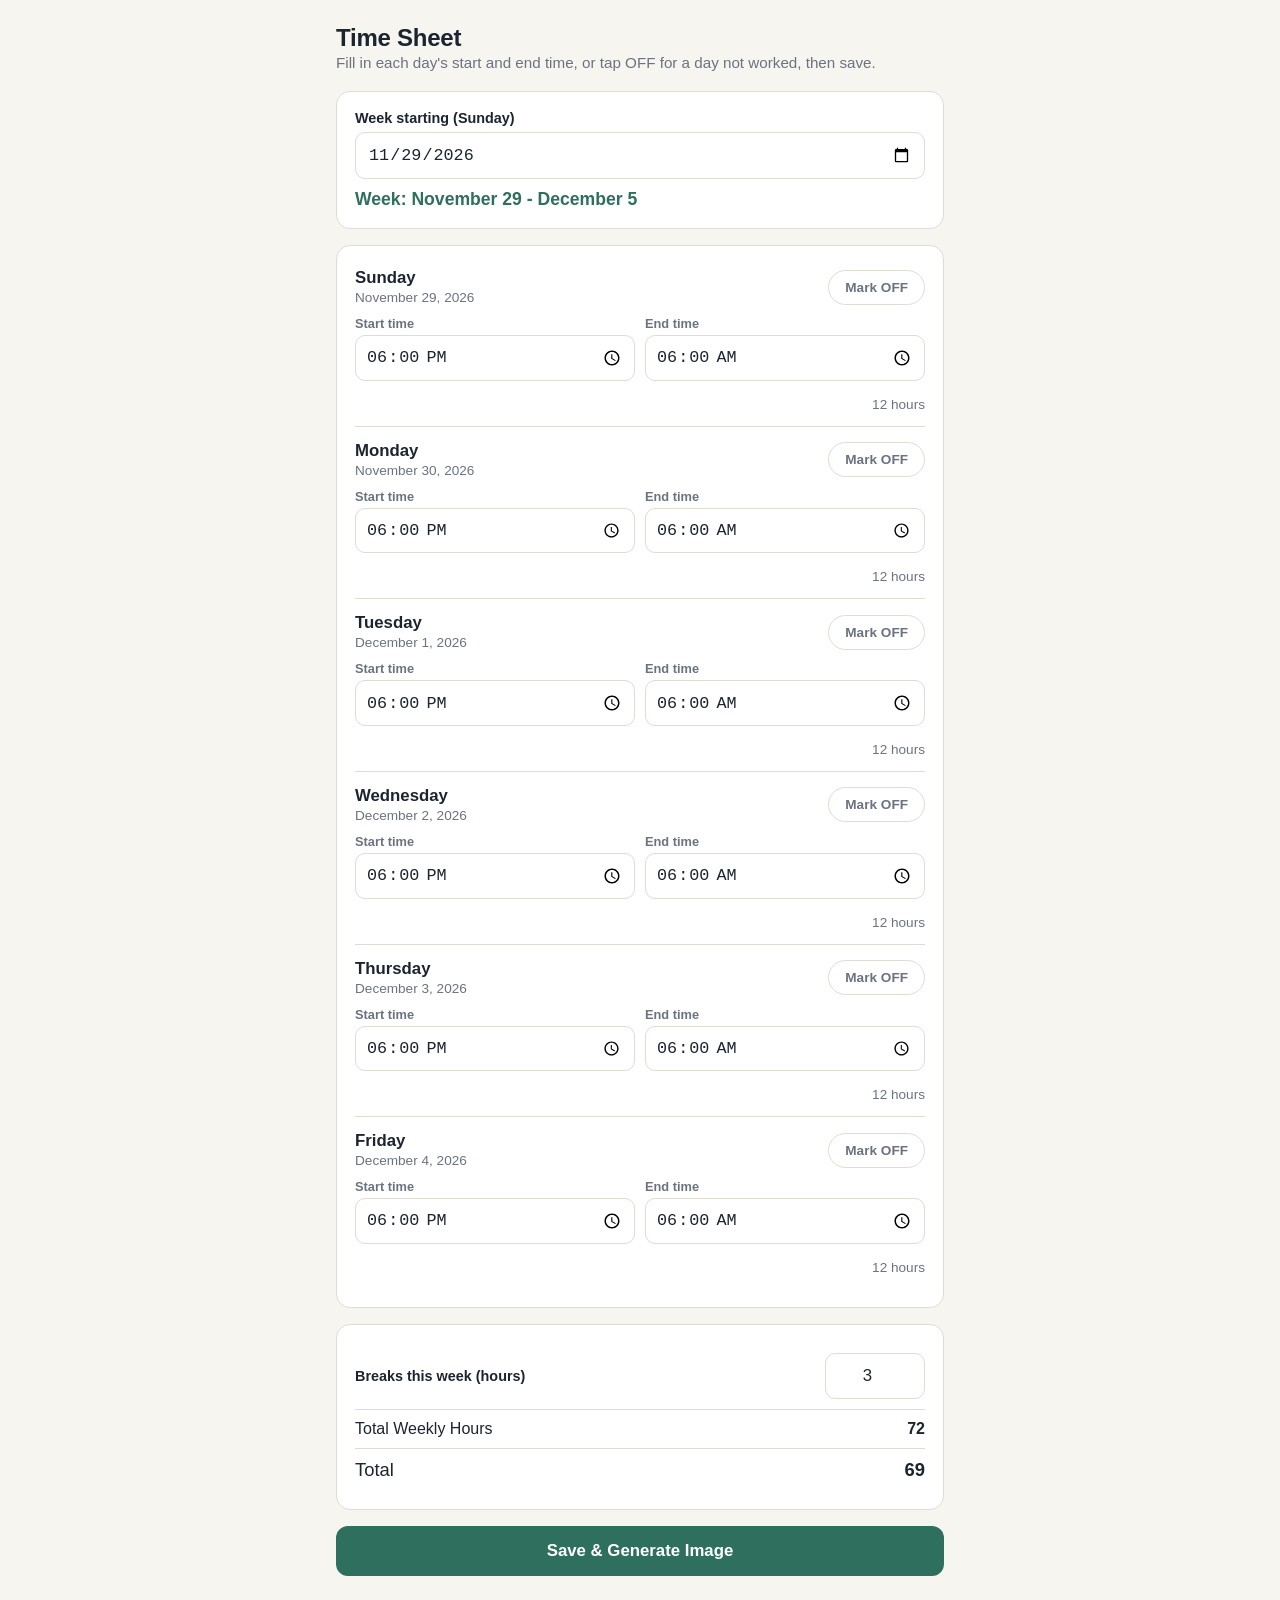
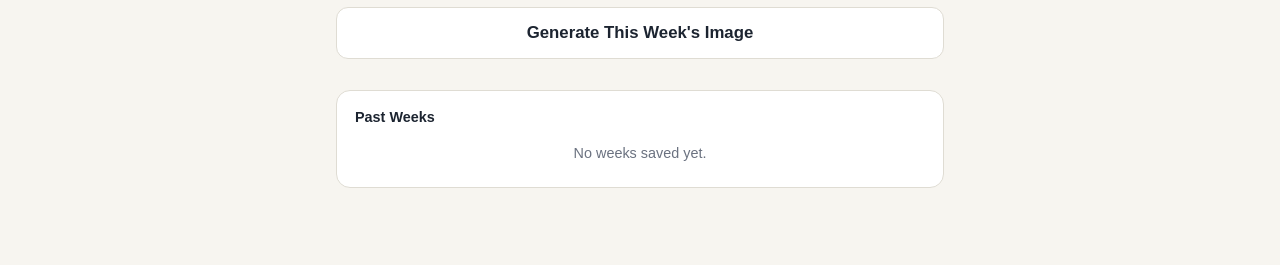
<file: shashi-timesheet/index.html>
<!DOCTYPE html>
<html lang="en">
<head>
<meta charset="UTF-8">
<meta name="viewport" content="width=device-width, initial-scale=1, viewport-fit=cover">
<title>Time Sheet</title>
<style>
  :root{
    --ink:#1c2430;
    --paper:#f7f5f0;
    --card:#ffffff;
    --line:#dfdcd3;
    --accent:#2f6f5e;
    --accent-ink:#ffffff;
    --muted:#6b7280;
    --danger:#b5432c;
    --off-bg:#f3e4df;
    --off-ink:#8a3b26;
    --radius:14px;
  }
  *{box-sizing:border-box;}
  html,body{margin:0;padding:0;}
  body{
    background:var(--paper);
    color:var(--ink);
    font-family:-apple-system,BlinkMacSystemFont,"Segoe UI",Roboto,sans-serif;
    padding:20px 16px 60px;
    max-width:640px;
    margin:0 auto;
    -webkit-tap-highlight-color:transparent;
  }
  h1{
    font-size:1.5rem;
    margin:4px 0 2px;
    letter-spacing:-0.01em;
  }
  .sub{
    color:var(--muted);
    font-size:0.95rem;
    margin:0 0 20px;
  }
  .card{
    background:var(--card);
    border:1px solid var(--line);
    border-radius:var(--radius);
    padding:18px;
    margin-bottom:16px;
  }
  label{
    display:block;
    font-weight:600;
    font-size:0.9rem;
    margin-bottom:6px;
  }
  input[type="date"], input[type="number"]{
    width:100%;
    font-size:1.05rem;
    padding:12px;
    border:1px solid var(--line);
    border-radius:10px;
    background:#fff;
    color:var(--ink);
  }
  .week-label{
    font-size:1.1rem;
    font-weight:700;
    margin-top:10px;
    color:var(--accent);
  }
  .day-row{
    border-top:1px solid var(--line);
    padding:14px 0;
  }
  .day-row:first-child{border-top:none;padding-top:4px;}
  .day-top{
    display:flex;
    align-items:center;
    justify-content:space-between;
    margin-bottom:10px;
    gap:10px;
  }
  .day-name{
    font-weight:700;
    font-size:1.05rem;
  }
  .day-date{
    color:var(--muted);
    font-size:0.85rem;
    font-weight:400;
  }
  .off-btn{
    width:auto;
    flex-shrink:0;
    font-family:inherit;
    font-weight:700;
    font-size:0.85rem;
    padding:9px 16px;
    border-radius:999px;
    border:1.5px solid var(--line);
    background:#fff;
    color:var(--muted);
    cursor:pointer;
    -webkit-appearance:none;
  }
  .off-btn.is-off{
    background:var(--off-bg);
    border-color:var(--off-ink);
    color:var(--off-ink);
  }
  .times{
    display:grid;
    grid-template-columns:1fr 1fr;
    gap:10px;
  }
  .times.off .time-field{display:none;}
  .off-label{
    display:none;
    grid-column:1 / -1;
    padding:10px 0 2px;
    color:var(--off-ink);
    font-weight:700;
    font-size:1rem;
  }
  .times.off .off-label{display:block;}
  .times label{font-size:0.8rem;color:var(--muted);margin-bottom:4px;}
  input[type="time"]{
    width:100%;
    font-size:1.05rem;
    padding:10px;
    border:1px solid var(--line);
    border-radius:10px;
    background:#fff;
    color:var(--ink);
  }
  .hours-line{
    grid-column:1 / -1;
    text-align:right;
    font-size:0.85rem;
    color:var(--muted);
    margin-top:6px;
  }
  .totals{
    display:flex;
    justify-content:space-between;
    padding:10px 0;
    border-top:1px solid var(--line);
  }
  .totals:first-of-type{border-top:none;}
  .totals .val{font-weight:700;}
  .totals.grand{font-size:1.15rem;}
  .breaks-row{
    display:flex;
    align-items:center;
    justify-content:space-between;
    gap:12px;
    padding:10px 0;
  }
  .breaks-row input{width:100px;text-align:center;}
  button{
    font-family:inherit;
    font-size:1.05rem;
    font-weight:700;
    padding:15px;
    width:100%;
    border:none;
    border-radius:12px;
    cursor:pointer;
    -webkit-appearance:none;
  }
  .btn-primary{
    background:var(--accent);
    color:var(--accent-ink);
    margin-bottom:10px;
  }
  .btn-secondary{
    background:#fff;
    color:var(--ink);
    border:1px solid var(--line);
    margin-bottom:10px;
  }
  .status{
    text-align:center;
    font-size:0.9rem;
    min-height:1.2em;
    margin-top:4px;
  }
  .status.ok{color:var(--accent);}
  .status.err{color:var(--danger);}
  .past-week{
    display:flex;
    justify-content:space-between;
    align-items:center;
    padding:12px 0;
    border-top:1px solid var(--line);
    cursor:pointer;
  }
  .past-week:first-child{border-top:none;}
  .past-week span.arrow{color:var(--muted);}
  .empty{
    color:var(--muted);
    font-size:0.9rem;
    text-align:center;
    padding:8px 0;
  }
  #tableCanvas{
    width:100%;
    border:1px solid var(--line);
    border-radius:10px;
    margin-top:12px;
    display:none;
  }
  .hint{
    font-size:0.8rem;
    color:var(--muted);
    text-align:center;
    margin-top:8px;
  }
  @media (max-width:360px){
    .times{grid-template-columns:1fr;}
    .time-field,input[type="time"]{min-width:0;}
  }
</style>
</head>
<body>

  <h1>Time Sheet</h1>
  <p class="sub">Fill in each day's start and end time, or tap OFF for a day not worked, then save.</p>

  <div class="card">
    <label for="weekStart">Week starting (Sunday)</label>
    <input type="date" id="weekStart">
    <div class="week-label" id="weekLabel"></div>
  </div>

  <div class="card" id="daysCard"></div>

  <div class="card">
    <div class="breaks-row">
      <label style="margin:0;">Breaks this week (hours)</label>
      <input type="number" id="breaks" min="0" step="0.5" value="3">
    </div>
    <div class="totals">
      <span>Total Weekly Hours</span>
      <span class="val" id="totalWeekly">0</span>
    </div>
    <div class="totals grand">
      <span>Total</span>
      <span class="val" id="totalFinal">0</span>
    </div>
  </div>

  <button class="btn-primary" id="saveBtn">Save &amp; Generate Image</button>
  <div class="status" id="status"></div>

  <button class="btn-secondary" id="imageBtn">Generate This Week's Image</button>
  <canvas id="tableCanvas" width="1200" height="600" style="display:none;"></canvas>
  <img id="tableImage" alt="Weekly time sheet table" style="width:100%;border:1px solid var(--line);border-radius:10px;margin-top:12px;display:none;">
  <button class="btn-secondary" id="copyImageBtn" style="display:none;margin-top:10px;">Copy Image</button>
  <div class="status" id="copyStatus"></div>
  <p class="hint" id="imageHint" style="display:none;">Tap "Copy Image" to copy it, or press and hold the image above and choose "Copy" or "Save to Photos".</p>

  <div class="card">
    <label style="margin-bottom:12px;">Past Weeks</label>
    <div id="pastWeeks"><div class="empty">Loading…</div></div>
  </div>

<script>
/* ======================================================
   1. PASTE YOUR GOOGLE APPS SCRIPT WEB APP URL HERE
   (see Code.gs setup instructions — it ends in /exec)
   ====================================================== */
const API_URL = "https://script.google.com/macros/s/AKfycbwmmcoKV0CfwhYz2y7FHf9vXLT3rksX6EoK5VQLQIEyNSDjCXF3-0RmLQHfYz47u-FjpA/exec";

const DAYS = ['Sunday','Monday','Tuesday','Wednesday','Thursday','Friday'];
const MONTHS = ['January','February','March','April','May','June','July','August','September','October','November','December'];

const daysCard = document.getElementById('daysCard');
const weekStartInput = document.getElementById('weekStart');
const weekLabelEl = document.getElementById('weekLabel');
const breaksInput = document.getElementById('breaks');
const statusEl = document.getElementById('status');
const pastWeeksEl = document.getElementById('pastWeeks');

let dayState = {}; // { Sunday: {off, start, end}, ... }
let breakBase = 3;

function toDateInputValue(d){
  const off = d.getTimezoneOffset();
  const local = new Date(d.getTime() - off*60000);
  return local.toISOString().slice(0,10);
}

function getThisSunday(){
  const d = new Date();
  const day = d.getDay();
  d.setDate(d.getDate() - day);
  return d;
}

function fmtDate(d){
  return `${MONTHS[d.getMonth()]} ${d.getDate()}, ${d.getFullYear()}`;
}

function fmtTime12(hhmm){
  if(!hhmm) return '';
  const [h,m] = hhmm.split(':').map(Number);
  const period = h >= 12 ? 'PM' : 'AM';
  let h12 = h % 12; if(h12===0) h12 = 12;
  return `${h12}:${String(m).padStart(2,'0')} ${period}`;
}

function hoursBetween(start,end){
  if(!start || !end) return 0;
  const [sh,sm] = start.split(':').map(Number);
  const [eh,em] = end.split(':').map(Number);
  let mins = (eh*60+em) - (sh*60+sm);
  if(mins <= 0) mins += 24*60; // overnight shift
  return Math.round((mins/60)*100)/100;
}

function buildDayRows(){
  daysCard.innerHTML = '';
  const start = new Date(weekStartInput.value + 'T00:00:00');
  DAYS.forEach((day,i) => {
    const date = new Date(start);
    date.setDate(start.getDate() + i);

    if(!dayState[day]) dayState[day] = {off:false, start:'18:00', end:'06:00'};
    const st = dayState[day];

    const row = document.createElement('div');
    row.className = 'day-row';
    row.innerHTML = `
      <div class="day-top">
        <div>
          <span class="day-name">${day}</span><br>
          <span class="day-date">${fmtDate(date)}</span>
        </div>
        <button type="button" class="off-btn ${st.off?'is-off':''}" data-day="${day}">${st.off ? 'OFF (tap to undo)' : 'Mark OFF'}</button>
      </div>
      <div class="times ${st.off ? 'off':''}" data-times="${day}">
        <div class="off-label">OFF</div>
        <div class="time-field">
          <label>Start time</label>
          <input type="time" class="start-input" data-day="${day}" value="${st.start}">
        </div>
        <div class="time-field">
          <label>End time</label>
          <input type="time" class="end-input" data-day="${day}" value="${st.end}">
        </div>
        <div class="hours-line" data-hoursline="${day}">${st.off ? '0 hours' : ''}</div>
      </div>
    `;
    daysCard.appendChild(row);
  });

  daysCard.querySelectorAll('.off-btn').forEach(el=>{
    el.addEventListener('click', e=>{
      const day = e.target.dataset.day;
      dayState[day].off = !dayState[day].off;
      updateBreaksForOffDays();
      buildDayRows();
      recalc();
    });
  });
  daysCard.querySelectorAll('.start-input').forEach(el=>{
    el.addEventListener('change', e=>{ dayState[e.target.dataset.day].start = e.target.value; recalc(); });
  });
  daysCard.querySelectorAll('.end-input').forEach(el=>{
    el.addEventListener('change', e=>{ dayState[e.target.dataset.day].end = e.target.value; recalc(); });
  });

  recalc();
}

function recalc(){
  let weeklyTotal = 0;
  DAYS.forEach(day=>{
    const st = dayState[day];
    const hrs = st.off ? 0 : hoursBetween(st.start, st.end);
    weeklyTotal += hrs;
    const line = daysCard.querySelector(`[data-hoursline="${day}"]`);
    if(line) line.textContent = st.off ? '0 hours' : `${hrs} hours`;
  });
  const breaks = getBreaks();
  document.getElementById('totalWeekly').textContent = round2(weeklyTotal);
  document.getElementById('totalFinal').textContent = round2(weeklyTotal - breaks);
}

function round2(n){ return Math.round(n*100)/100; }

function getBreaks(){
  const breaks = parseFloat(breaksInput.value);
  return Number.isFinite(breaks) ? breaks : 3;
}

function updateBreaksForOffDays(){
  const offDays = DAYS.filter(day=>dayState[day].off).length;
  breaksInput.value = Math.max(0, breakBase - offDays * 0.5);
}

function updateBreakBaseFromInput(){
  const offDays = DAYS.filter(day=>dayState[day].off).length;
  breakBase = getBreaks() + offDays * 0.5;
  recalc();
}

function updateWeekLabel(){
  const start = new Date(weekStartInput.value + 'T00:00:00');
  const end = new Date(start);
  end.setDate(start.getDate() + 6);
  weekLabelEl.textContent = `Week: ${MONTHS[start.getMonth()]} ${start.getDate()} - ${MONTHS[end.getMonth()]} ${end.getDate()}`;
}

weekStartInput.addEventListener('change', ()=>{
  updateWeekLabel();
  loadWeekIfExists(weekStartInput.value).then(buildDayRows);
});
breaksInput.addEventListener('input', updateBreakBaseFromInput);

// ---------- Save ----------
document.getElementById('saveBtn').addEventListener('click', async ()=>{
  if(!API_URL || API_URL.indexOf('PASTE_YOUR') === 0){
    statusEl.textContent = 'Setup needed: paste your Apps Script URL into the API_URL line in this file.';
    statusEl.className = 'status err';
    return;
  }
  statusEl.textContent = 'Saving…';
  statusEl.className = 'status';

  const start = new Date(weekStartInput.value + 'T00:00:00');
  let weeklyTotal = 0;
  const days = DAYS.map((day,i)=>{
    const date = new Date(start); date.setDate(start.getDate()+i);
    const st = dayState[day];
    const hrs = st.off ? 0 : hoursBetween(st.start, st.end);
    weeklyTotal += hrs;
    return {
      day: day,
      date: fmtDate(date),
      start: st.off ? 'OFF' : fmtTime12(st.start),
      end: st.off ? 'OFF' : fmtTime12(st.end),
      hours: hrs
    };
  });

  const breaks = getBreaks();
  const payload = {
    weekStart: weekStartInput.value,
    weekLabel: weekLabelEl.textContent.replace('Week: ',''),
    days: days,
    totalWeekly: round2(weeklyTotal),
    breaks: breaks,
    total: round2(weeklyTotal - breaks)
  };

  try{
    await fetch(API_URL, {
      method:'POST',
      body: JSON.stringify(payload),
      headers: {'Content-Type':'text/plain;charset=utf-8'} // avoids CORS preflight on Apps Script
    });
    generateImage();
    statusEl.textContent = 'Saved and image generated.';
    statusEl.className = 'status ok';
    loadPastWeeks();
  }catch(err){
    statusEl.textContent = 'Could not save — check your internet connection and try again.';
    statusEl.className = 'status err';
  }
});

// ---------- Load an existing week ----------
async function fetchAllWeeks(){
  if(!API_URL || API_URL.indexOf('PASTE_YOUR') === 0) return [];
  try{
    const res = await fetch(API_URL);
    const json = await res.json();
    return json.weeks || [];
  }catch(err){
    return [];
  }
}

function parseTimeTo24(t){
  if(!t) return '';
  const m = t.match(/(\d+):(\d+)\s*(AM|PM)/i);
  if(!m) return '';
  let h = parseInt(m[1],10);
  const min = m[2];
  const period = m[3].toUpperCase();
  if(period==='PM' && h!==12) h += 12;
  if(period==='AM' && h===12) h = 0;
  return `${String(h).padStart(2,'0')}:${min}`;
}

async function loadWeekIfExists(weekStartVal){
  const weeks = await fetchAllWeeks();
  const match = weeks.find(w => String(w.weekStart).slice(0,10) === weekStartVal);
  dayState = {};
  if(match){
    DAYS.forEach(day=>{
      const rec = match.days.find(d => d.day === day);
      const isOff = rec && String(rec.start).toUpperCase() === 'OFF';
      dayState[day] = {
        off: !!isOff,
        start: (rec && !isOff) ? parseTimeTo24(rec.start) || '18:00' : '18:00',
        end: (rec && !isOff) ? parseTimeTo24(rec.end) || '06:00' : '06:00'
      };
    });
    breaksInput.value = match.breaks ?? 3;
    breakBase = getBreaks() + DAYS.filter(day=>dayState[day].off).length * 0.5;
  } else {
    DAYS.forEach(day=>{ dayState[day] = {off:false, start:'18:00', end:'06:00'}; });
    breaksInput.value = 3;
    breakBase = 3;
  }
}

// ---------- Past weeks list ----------
async function loadPastWeeks(){
  const weeks = await fetchAllWeeks();
  if(!weeks.length){
    pastWeeksEl.innerHTML = '<div class="empty">No weeks saved yet.</div>';
    return;
  }
  weeks.sort((a,b)=> String(b.weekStart).localeCompare(String(a.weekStart)));
  pastWeeksEl.innerHTML = '';
  weeks.forEach(w=>{
    const div = document.createElement('div');
    div.className = 'past-week';
    div.innerHTML = `<span>Week: ${w.weekLabel || w.weekStart}</span><span>Total: ${w.total||0}h &nbsp; <span class="arrow">›</span></span>`;
    div.addEventListener('click', ()=>{
      const wsVal = String(w.weekStart).slice(0,10);
      weekStartInput.value = wsVal;
      updateWeekLabel();
      loadWeekIfExists(wsVal).then(buildDayRows);
      window.scrollTo({top:0, behavior:'smooth'});
    });
    pastWeeksEl.appendChild(div);
  });
}

// ---------- Image export (matches the printed table style) ----------
function generateImage(){
  const canvas = document.getElementById('tableCanvas');
  const ctx = canvas.getContext('2d');
  const W = canvas.width;

  const headerH = 50, colHeadH = 44, rowH = 40, totalsH = 40;
  const rowCount = DAYS.length;
  const neededH = headerH + colHeadH + rowH*rowCount + totalsH*3 + 20;
  canvas.height = Math.max(neededH, 300);

  ctx.clearRect(0,0,W,canvas.height);
  ctx.fillStyle = '#ffffff';
  ctx.fillRect(0,0,W,canvas.height);
  ctx.strokeStyle = '#000000';
  ctx.lineWidth = 2;
  ctx.textBaseline = 'middle';

  const cols = [
    {label:'Day', w:0.22},
    {label:'Date', w:0.26},
    {label:'Start Time', w:0.19},
    {label:'End time', w:0.19},
    {label:'Hours Per Day', w:0.14}
  ];
  let colX = [0];
  cols.forEach(c => colX.push(colX[colX.length-1] + c.w*W));

  let y = 0;
  ctx.strokeRect(0,0,W, canvas.height-1);
  ctx.font = 'bold 24px -apple-system, sans-serif';
  ctx.fillStyle = '#000';
  ctx.textAlign = 'center';
  ctx.fillText(weekLabelEl.textContent, W/2, y + headerH/2);
  y += headerH;
  ctx.beginPath(); ctx.moveTo(0,y); ctx.lineTo(W,y); ctx.stroke();

  // column headers
  ctx.font = 'bold 19px -apple-system, sans-serif';
  ctx.textAlign = 'left';
  cols.forEach((c,i)=>{
    ctx.fillText(c.label, colX[i]+12, y + colHeadH/2);
  });
  y += colHeadH;
  ctx.beginPath(); ctx.moveTo(0,y); ctx.lineTo(W,y); ctx.stroke();
  colX.slice(1,-1).forEach(x=>{ ctx.beginPath(); ctx.moveTo(x, headerH); ctx.lineTo(x, y); ctx.stroke(); });

  // data rows — every day, OFF or worked
  ctx.font = '18px -apple-system, sans-serif';
  const start = new Date(weekStartInput.value + 'T00:00:00');
  DAYS.forEach((day,i)=>{
    const date = new Date(start); date.setDate(start.getDate()+i);
    const st = dayState[day];
    const hrs = st.off ? 0 : hoursBetween(st.start, st.end);

    ctx.textAlign = 'left';
    ctx.fillText(day, colX[0]+12, y+rowH/2);
    ctx.fillText(fmtDate(date), colX[1]+12, y+rowH/2);
    ctx.textAlign = 'right';
    ctx.fillText(st.off ? 'OFF' : fmtTime12(st.start), colX[3]-12, y+rowH/2);
    ctx.fillText(st.off ? 'OFF' : fmtTime12(st.end), colX[4]-12, y+rowH/2);
    ctx.fillText(String(hrs), colX[5]-12, y+rowH/2);

    y += rowH;
    ctx.beginPath(); ctx.moveTo(0,y); ctx.lineTo(W,y); ctx.stroke();
    colX.slice(1,-1).forEach(x=>{ ctx.beginPath(); ctx.moveTo(x, y-rowH); ctx.lineTo(x, y); ctx.stroke(); });
  });

  // totals rows
  const weeklyTotal = DAYS.reduce((sum,day)=>{
    const st = dayState[day];
    return sum + (st.off ? 0 : hoursBetween(st.start, st.end));
  },0);
  const breaks = getBreaks();

  function totalsRow(label, value, bold){
    ctx.font = (bold?'bold ':'') + '19px -apple-system, sans-serif';
    ctx.textAlign = 'left';
    ctx.fillText(label, 12, y+totalsH/2);
    ctx.textAlign = 'right';
    ctx.fillText(String(value), W-12, y+totalsH/2);
    y += totalsH;
    ctx.beginPath(); ctx.moveTo(0,y); ctx.lineTo(W,y); ctx.stroke();
  }
  ctx.beginPath(); ctx.moveTo(0,y); ctx.lineTo(W,y); ctx.stroke();
  totalsRow('Total Weekly Hours', round2(weeklyTotal), true);
  totalsRow('Breaks', breaks, true);
  totalsRow('Total', round2(weeklyTotal-breaks), true);

  // Show a real <img> (not the canvas) — iOS Safari only offers the
  // native "Save to Photos" / "Copy" long-press menu on <img> elements,
  // not on <canvas>, which is why the canvas alone wasn't saveable.
  const img = document.getElementById('tableImage');
  img.src = canvas.toDataURL('image/png');
  img.style.display = 'block';
  document.getElementById('copyImageBtn').style.display = 'block';
  document.getElementById('imageHint').style.display = 'block';
}

// ---------- Copy image to clipboard (one-tap, works on iOS/desktop Safari & Chrome) ----------
document.getElementById('copyImageBtn').addEventListener('click', async ()=>{
  const canvas = document.getElementById('tableCanvas');
  const copyStatus = document.getElementById('copyStatus');
  try{
    // ClipboardItem must be constructed synchronously inside the click
    // handler (even though the blob resolves later) or Safari blocks it.
    await navigator.clipboard.write([
      new ClipboardItem({
        'image/png': new Promise(resolve => canvas.toBlob(blob => resolve(blob), 'image/png'))
      })
    ]);
    copyStatus.textContent = 'Copied! You can paste it into Messages, Notes, etc.';
    copyStatus.className = 'status ok';
  }catch(err){
    copyStatus.textContent = 'Copy isn\'t supported here — press and hold the image above instead.';
    copyStatus.className = 'status err';
  }
});

// ---------- Init ----------
(function init(){
  weekStartInput.value = toDateInputValue(getThisSunday());
  updateWeekLabel();
  DAYS.forEach(day=>{ dayState[day] = {off:false, start:'18:00', end:'06:00'}; });
  buildDayRows();
  loadWeekIfExists(weekStartInput.value).then(buildDayRows);
  loadPastWeeks();
})();
</script>
</body>
</html>
</file>
